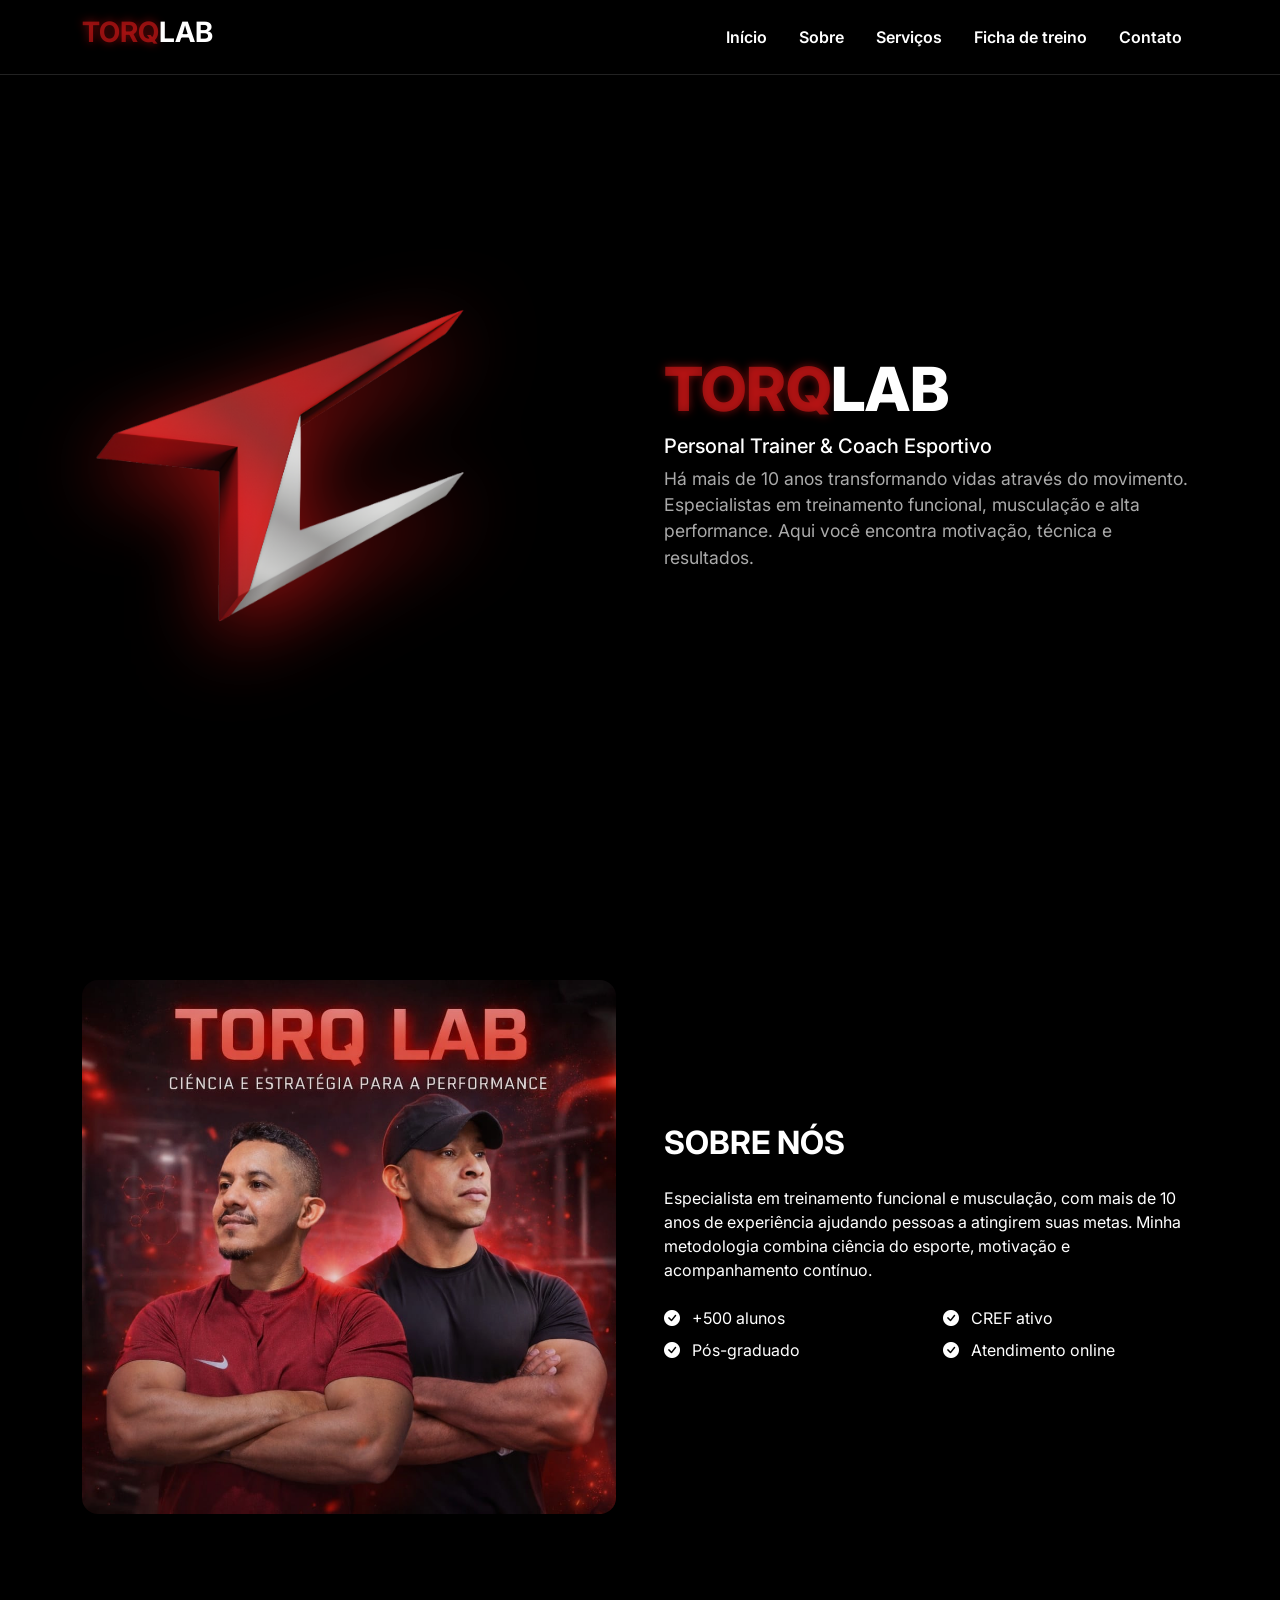
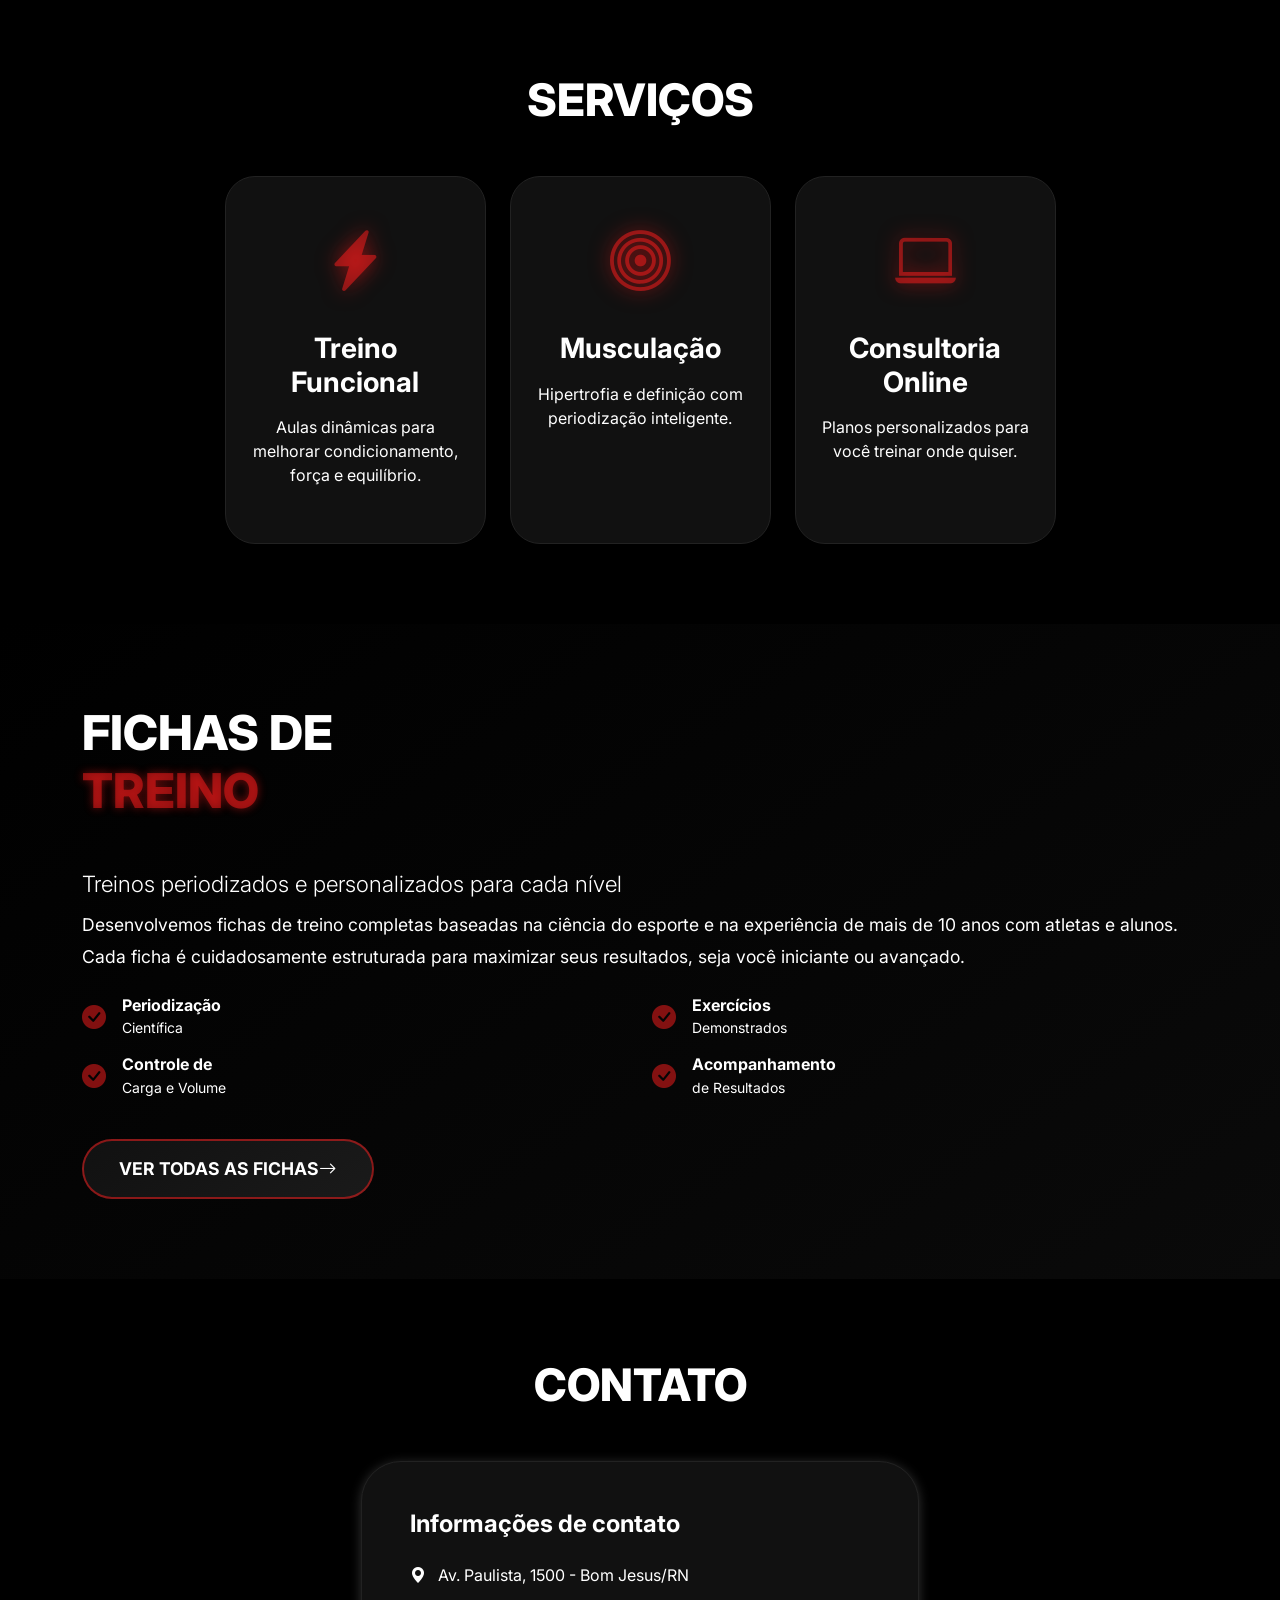
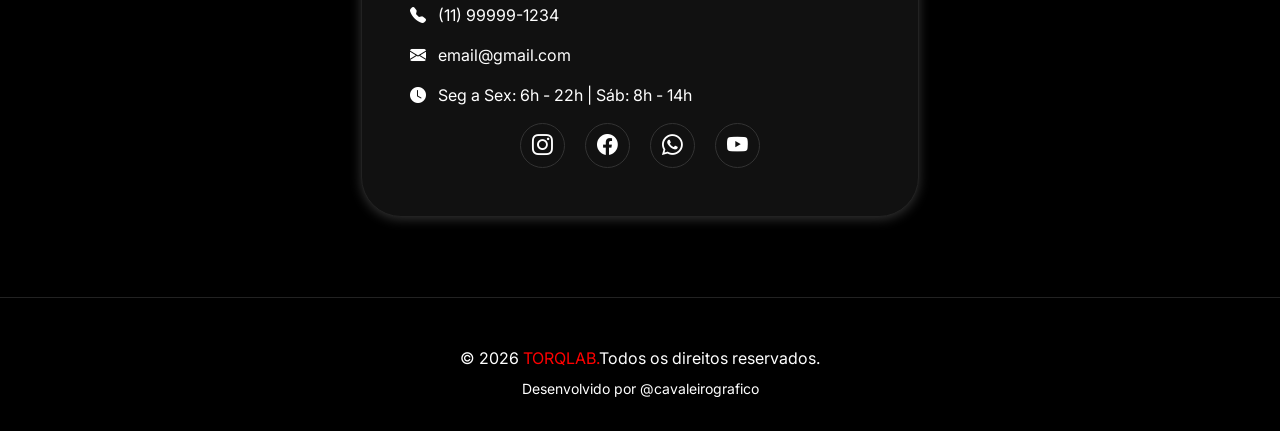
<file: index.html>
<!DOCTYPE html>
<html lang="pt-BR">

<head>
  <meta charset="UTF-8">
  <meta name="viewport" content="width=device-width, initial-scale=1.0">
  <title>TORQ LAB | Ciêcia e estrategia para a peformance</title>

  <link rel="icon" href="imgs/logo.png" type="image/png" />
  <link href="https://cdn.jsdelivr.net/npm/bootstrap@5.3.2/dist/css/bootstrap.min.css" rel="stylesheet" />
  <link rel="stylesheet" href="https://cdn.jsdelivr.net/npm/bootstrap-icons@1.10.0/font/bootstrap-icons.css">
  <link href="https://fonts.googleapis.com/css2?family=Inter:wght@400;600;700;800&display=swap" rel="stylesheet">
  <link rel="stylesheet" href="style.css">
</head>

<body>

  <!-- Navbar -->
  <nav class="navbar navbar-expand-lg fixed-top" data-bs-theme="dark">
    <div class="container">
      <a class="fw-bold text-decoration-none text-white h3" href="index.html"><span
          style="color:  rgba(255, 30, 30, 0.507); text-shadow: 0 0 10px rgba(255, 24, 24, 0.459);">TORQ</span>LAB</a>
      <button class="navbar-toggler" type="button" data-bs-toggle="collapse" data-bs-target="#navbarNav">
        <span class="navbar-toggler-icon"></span>
      </button>
      <div class="collapse navbar-collapse" id="navbarNav">
        <ul class="navbar-nav ms-auto">
          <li class="nav-item"><a class="nav-link" href="#home">Início</a></li>
          <li class="nav-item"><a class="nav-link" href="#sobre">Sobre</a></li>
          <li class="nav-item"><a class="nav-link" href="#servicos">Serviços</a></li>
          <li class="nav-item"><a class="nav-link" href="#fichas">Ficha de treino</a></li>
          <li class="nav-item"><a class="nav-link" href="#contato">Contato</a></li>
        </ul>
      </div>
    </div>
  </nav>

  <!-- Header -->
  <section id="home" class="hero-personal">
    <div class="container">
      <div class="row align-items-center g-5">
        <div class="col-md-6 text-center text-md-start">
          <div class="foto-container">
            <img src="imgs/logo.png" alt="Logo TORQLAB" class="logo">
          </div>
        </div>
        <div class="col-md-6">
          <h1><span
              style="color:  rgba(255, 30, 30, 0.507); text-shadow: 0 0 10px rgba(255, 24, 24, 0.459);">TORQ</span>LAB
          </h1>
          <h5>Personal Trainer & Coach Esportivo</h5>
          <p class="bio">
            Há mais de 10 anos transformando vidas através do movimento.
            Especialistas em treinamento funcional, musculação e alta performance.
            Aqui você encontra motivação, técnica e resultados.
          </p>
        </div>
      </div>
    </div>
  </section>

  <!-- Sobre -->
  <section id="sobre">
    <div class="container">
      <div class="row align-items-center g-5">
        <div class="col-md-6">
          <img src="imgs/personals.jpg" alt="Treino" class="img-fluid rounded-4" style="filter: brightness(0.9);">
        </div>
        <div class="col-md-6">
          <h2 class="fw-bold mb-4">SOBRE NÓS</h2>
          <p class="mb-4">Especialista em treinamento funcional e musculação, com mais de 10 anos de experiência
            ajudando pessoas a atingirem suas metas. Minha metodologia combina ciência do esporte, motivação e
            acompanhamento contínuo.</p>
          <div class="row">
            <div class="col-6 mb-2"><i class="bi bi-check-circle-fill text-vermelho me-2"></i> +500 alunos</div>
            <div class="col-6 mb-2"><i class="bi bi-check-circle-fill text-vermelho me-2"></i> CREF ativo</div>
            <div class="col-6 mb-2"><i class="bi bi-check-circle-fill text-vermelho me-2"></i> Pós-graduado</div>
            <div class="col-6 mb-2"><i class="bi bi-check-circle-fill text-vermelho me-2"></i> Atendimento online</div>
          </div>
        </div>
      </div>
    </div>
  </section>

  <!-- Serviços -->
  <section id="servicos">
    <div class="container">
      <h2 class="section-title">SERVIÇOS</h2>
      <div class="row g-4 justify-content-center">
        <div class="col-md-6 col-lg-3">
          <div class="service-card">
            <div class="service-icon"><i class="bi bi-lightning-charge-fill"></i></div>
            <h3>Treino Funcional</h3>
            <p>Aulas dinâmicas para melhorar condicionamento, força e equilíbrio.</p>
          </div>
        </div>
        <div class="col-md-6 col-lg-3">
          <div class="service-card">
            <div class="service-icon"><i class="bi bi-bullseye"></i></div>
            <h3>Musculação</h3>
            <p>Hipertrofia e definição com periodização inteligente.</p>
          </div>
        </div>

        <div class="col-md-6 col-lg-3">
          <div class="service-card">
            <div class="service-icon"><i class="bi bi-laptop"></i></div>
            <h3>Consultoria Online</h3>
            <p>Planos personalizados para você treinar onde quiser.</p>
          </div>
        </div>
      </div>
    </div>
  </section>


  <!-- Seção Fichas de Treino -->
  <section id="fichas" style="background: linear-gradient(145deg, #000000, #0a0a0a);">
    <div class="container">
      <div class="row align-items-center g-5">
        <div>
          <h2 class="section-title text-start" style="font-size: 3.0rem;">FICHAS DE <br><span
              style="color: rgba(255, 30, 30, 0.507); text-shadow: 0 0 10px rgba(255, 24, 24, 0.459);">TREINO</span>
          </h2>
          <p class="lead mb-2" style="color: #fff; font-size: 1.4rem;">Treinos periodizados e personalizados para cada
            nível</p>
          <p class="text-cinza mb-4" style="font-size: 1.1rem; line-height: 1.8;">
            Desenvolvemos fichas de treino completas baseadas na ciência do esporte e na experiência de mais de 10 anos
            com atletas e alunos. Cada ficha é cuidadosamente estruturada para maximizar seus resultados, seja você
            iniciante ou avançado.
          </p>

          <div class="row mb-4">
            <div class="col-6">
              <div class="d-flex align-items-center mb-3">
                <i class="bi bi-check-circle-fill me-3" style="color: rgba(255, 30, 30, 0.507); font-size: 1.5rem;"></i>
                <div>
                  <h6 class="fw-bold mb-0">Periodização</h6>
                  <small class="text-cinza">Científica</small>
                </div>
              </div>
            </div>
            <div class="col-6">
              <div class="d-flex align-items-center mb-3">
                <i class="bi bi-check-circle-fill me-3" style="color: rgba(255, 30, 30, 0.507); font-size: 1.5rem;"></i>
                <div>
                  <h6 class="fw-bold mb-0">Exercícios</h6>
                  <small class="text-cinza">Demonstrados</small>
                </div>
              </div>
            </div>
            <div class="col-6">
              <div class="d-flex align-items-center mb-3">
                <i class="bi bi-check-circle-fill me-3" style="color: rgba(255, 30, 30, 0.507); font-size: 1.5rem;"></i>
                <div>
                  <h6 class="fw-bold mb-0">Controle de</h6>
                  <small class="text-cinza">Carga e Volume</small>
                </div>
              </div>
            </div>
            <div class="col-6">
              <div class="d-flex align-items-center mb-3">
                <i class="bi bi-check-circle-fill me-3" style="color: rgba(255, 30, 30, 0.507); font-size: 1.5rem;"></i>
                <div>
                  <h6 class="fw-bold mb-0">Acompanhamento</h6>
                  <small class="text-cinza">de Resultados</small>
                </div>
              </div>
            </div>
          </div>

          <a href="fichas.html" class="btn-ficha-intro">
            <span>VER TODAS AS FICHAS</span>
            <i class="bi bi-arrow-right"></i>
          </a>
        </div>
      </div>
    </div>
  </section>

  <!-- Contato -->
  <section id="contato">
    <div class="container">
      <h2 class="section-title">CONTATO</h2>
      <div class="col-lg-6 mx-auto">
        <div class="info-box">
          <h4 class="fw-bold mb-4">Informações de contato</h4>
          <p><i class="bi bi-geo-alt-fill me-2"></i> Av. Paulista, 1500 - Bom Jesus/RN</p>
          <p><i class="bi bi-telephone-fill me-2"></i> (11) 99999-1234</p>
          <p><i class="bi bi-envelope-fill me-2"></i> email@gmail.com</p>
          <p><i class="bi bi-clock-fill me-2"></i> Seg a Sex: 6h - 22h | Sáb: 8h - 14h</p>
          <div class="social-icons mx-auto text-center">
            <a href=""><i class="bi bi-instagram"></i></a>
            <a href=""><i class="bi bi-facebook"></i></a>
            <a href=""><i class="bi bi-whatsapp"></i></a>
            <a href=""><i class="bi bi-youtube"></i></a>
          </div>
        </div>
      </div>
    </div>
    </div>
  </section>

  <!-- Footer -->
  <footer>
    <div class="container text-center">
      <p class="mb-0">© 2026 <span style="color: red;">TORQLAB.</span>Todos os direitos reservados.</p>
      <p class="mt-2 small">Desenvolvido por <a  class="text-decoration-none text-white" href="https://www.instagram.com/cavaleiro.grafico?igsh=MXFna2k3emRtOHdjaw==">@cavaleirografico
    </a></p>
    </div>
  </footer>

  <!-- Seta -->
  <button id="backToTop" title="Voltar ao topo"><i class="bi bi-arrow-up-short"></i></button>

  <script src="https://cdn.jsdelivr.net/npm/bootstrap@5.3.2/dist/js/bootstrap.bundle.min.js"></script>


  <script>
    // Seta
    const backToTop = document.getElementById('backToTop');
    window.addEventListener('scroll', () => {
      backToTop.style.display = window.scrollY > 300 ? 'flex' : 'none';
    });
    backToTop.addEventListener('click', () => {
      window.scrollTo({ top: 0, behavior: 'smooth' });
    });
  </script>
</body>

</html>
</file>
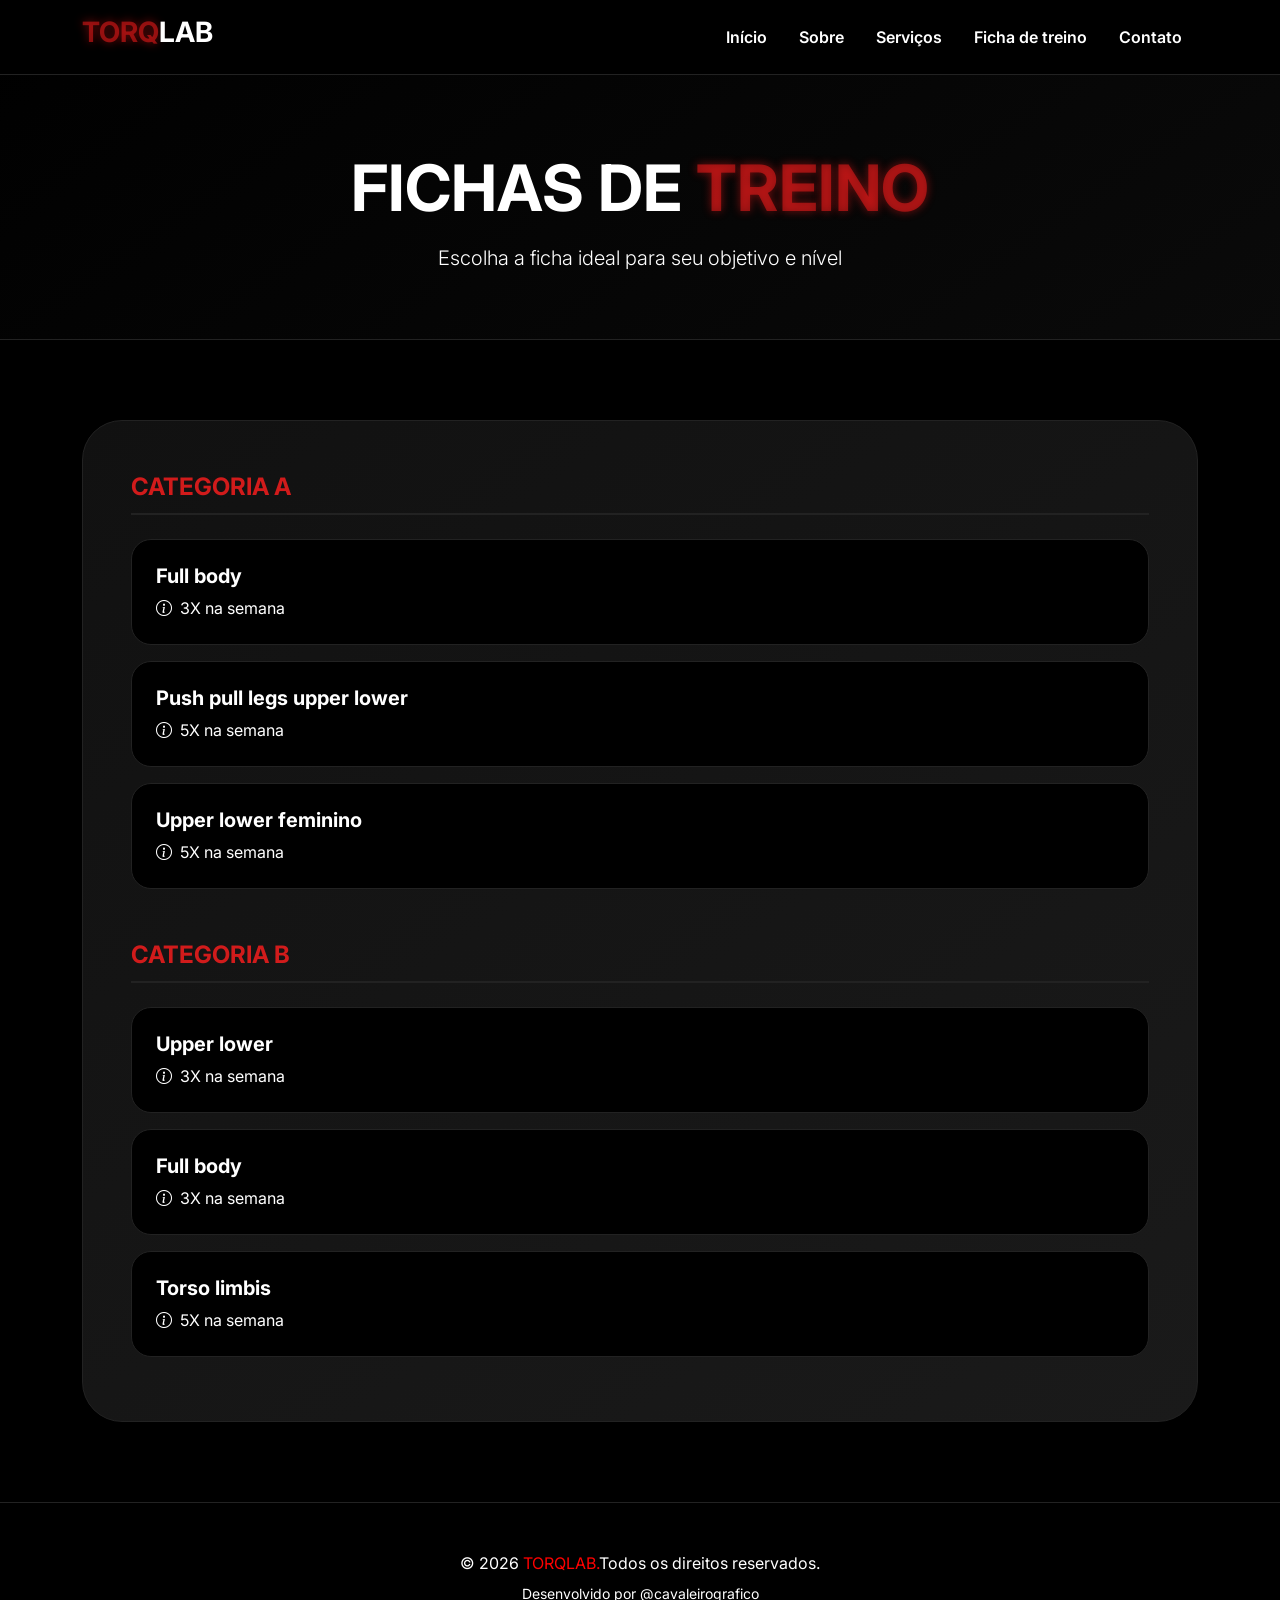
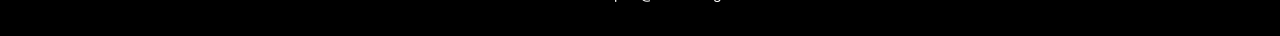
<file: fichas.html>
<!DOCTYPE html>
<html lang="pt-BR">

<head>
    <meta charset="UTF-8">
    <meta name="viewport" content="width=device-width, initial-scale=1.0">
    <title>Fichas de treino - TORQ LAB</title>
    <link rel="icon" href="imgs/logo.png" type="image/png" />
    <link href="https://cdn.jsdelivr.net/npm/bootstrap@5.3.2/dist/css/bootstrap.min.css" rel="stylesheet" />
    <link rel="stylesheet" href="https://cdn.jsdelivr.net/npm/bootstrap-icons@1.10.0/font/bootstrap-icons.css">
    <link href="https://fonts.googleapis.com/css2?family=Inter:wght@400;600;700;800&display=swap" rel="stylesheet">
    <link rel="stylesheet" href="style.css">
</head>


<body>
    <!-- Navbar -->
    <nav class="navbar navbar-expand-lg fixed-top" data-bs-theme="dark">
        <div class="container">
            <a class="fw-bold text-decoration-none text-white h3" href="index.html"><span
                    style="color: rgba(255, 30, 30, 0.507); text-shadow: 0 0 10px rgba(255, 24, 24, 0.459);">TORQ</span>LAB
            </a>
            <button class="navbar-toggler" type="button" data-bs-toggle="collapse" data-bs-target="#navbarNav">
                <span class="navbar-toggler-icon"></span>
            </button>
            <div class="collapse navbar-collapse" id="navbarNav">
                <ul class="navbar-nav ms-auto">
                    <li class="nav-item"><a class="nav-link" href="index.html#home">Início</a></li>
                    <li class="nav-item"><a class="nav-link" href="index.html#sobre">Sobre</a></li>
                    <li class="nav-item"><a class="nav-link" href="index.html#servicos">Serviços</a></li>
                    <li class="nav-item"><a class="nav-link active" href="fichas.html">Ficha de treino</a></li>
                    <li class="nav-item"><a class="nav-link" href="index.html#contato">Contato</a></li>
                </ul>
            </div>
        </div>
    </nav>

    <!-- Header da página -->
    <div class="page-header">
        <div class="container">
            <h1 class="display-3 fw-bold mb-3">FICHAS DE <span
                    style="color: rgba(255, 30, 30, 0.507); text-shadow: 0 0 10px rgba(255, 24, 24, 0.459);">TREINO</span>
            </h1>
            <p class="lead text-cinza">Escolha a ficha ideal para seu objetivo e nível</p>
        </div>
    </div>

    <!-- Fichas -->
    <section>
        <div class="container">
            <div class="ficha-container">

                <div class="dia-treino">CATEGORIA A</div>
                <div class="exercicio-card">
                    <div class="row align-items-center">
                        <div class="col-md-6">
                            <h5 class="fw-bold">Full body</h5>
                            <p class="text-cinza mb-0"><i class="bi bi-info-circle me-2"></i>3X na semana
                            </p>
                        </div>
                    </div>
                </div>

                <div class="exercicio-card">
                    <div class="row align-items-center">
                        <div class="col-md-6">
                            <h5 class="fw-bold">Push pull legs upper lower</h5>
                            <p class="text-cinza mb-0"><i class="bi bi-info-circle me-2"></i>5X na semana
                            </p>
                        </div>
                    </div>
                </div>

                <div class="exercicio-card">
                    <div class="row align-items-center">
                        <div class="col-md-6">
                            <h5 class="fw-bold">Upper lower feminino</h5>
                            <p class="text-cinza mb-0"><i class="bi bi-info-circle me-2"></i>5X na semana
                            </p>
                        </div>
                    </div>
                </div>

                <div class="dia-treino mt-5">CATEGORIA B</div>
                <div class="exercicio-card">
                    <div class="row align-items-center">
                        <div class="col-md-6">
                            <h5 class="fw-bold">Upper lower</h5>
                            <p class="text-cinza mb-0"><i class="bi bi-info-circle me-2"></i>3X na semana
                            </p>
                        </div>
                    </div>
                </div>

                <div class="exercicio-card">
                    <div class="row align-items-center">
                        <div class="col-md-6">
                            <h5 class="fw-bold">Full body</h5>
                            <p class="text-cinza mb-0"><i class="bi bi-info-circle me-2"></i>3X na semana
                            </p>
                        </div>
                    </div>
                </div>

                <div class="exercicio-card">
                    <div class="row align-items-center">
                        <div class="col-md-6">
                            <h5 class="fw-bold">Torso limbis</h5>
                            <p class="text-cinza mb-0"><i class="bi bi-info-circle me-2"></i>5X na semana
                            </p>
                        </div>
                    </div>
                </div>
            </div>
        </div>
    </section>

    <!-- Footer -->
    <footer>
        <div class="container text-center">
            <p class="mb-0">© 2026 <span style="color: red;">TORQLAB.</span>Todos os direitos reservados.</p>
            <p class="mt-2 small">Desenvolvido por @cavaleirografico</p>
        </div>
    </footer>

    <!-- Seta -->
    <button id="backToTop" title="Voltar ao topo"><i class="bi bi-arrow-up-short"></i></button>

    <script src="https://cdn.jsdelivr.net/npm/bootstrap@5.3.2/dist/js/bootstrap.bundle.min.js"></script>


    <script>
        // Seta
        const backToTop = document.getElementById('backToTop');
        window.addEventListener('scroll', () => {
            backToTop.style.display = window.scrollY > 300 ? 'flex' : 'none';
        });
        backToTop.addEventListener('click', () => {
            window.scrollTo({ top: 0, behavior: 'smooth' });
        });
    </script>
</body>

</html>
</file>
<file: style.css>
:root {
    --preto: #000000;
    --preto-fundo: #0a0a0a;
    --cinza-claro: #e0e0e0;
    --cinza-medio: #a0a0a0;
    --branco: #ffffff;
}

* {
    font-family: 'Inter', sans-serif;
}

::-webkit-scrollbar {
    display: none;
}

body {
    background-color: var(--preto);
    color: var(--branco);
}

.navbar {
    background-color: var(--preto);
    padding: 1rem 0;
    border-bottom: 1px solid #222;
}

.nav-link {
    color: var(--branco) !important;
    font-weight: 600;
    margin: 0 0.5rem;
    position: relative;
}

.nav-link {
    transition: all 0.3s ease !important;
}

.nav-link:not(.active):hover {
    color: rgba(255, 29, 29, 0.904) !important;
    opacity: 1 !important;
}

.navbar-toggler {
    background-color: transparent;
}

.hero-personal {
    background: var(--preto);
    min-height: 100vh;
    display: flex;
    align-items: center;
    padding: 120px 0 80px;
}

.foto-container {
    display: inline-block;
    padding: 6px;
    filter: drop-shadow(0 20px 40px rgba(255, 24, 24, 0.589));
}

.logo {
    width: 100%;
    max-width: 380px;
    height: auto;
    display: block;
    transition: transform 0.3s ease;
}

.logo:hover {
    transform: scale(1.02);
}

.hero-personal h1 {
    font-size: 3.8rem;
    font-weight: 800;
    line-height: 1.2;
}

.hero-personal .lead {
    font-size: 1.6rem;
    color: var(--cinza-claro);
    padding-left: 1rem;
}

.hero-personal .bio {
    color: #aaa;
    font-size: 1.1rem;
}

section {
    padding: 80px 0;
    background-color: var(--preto);
}

.section-title {
    font-size: 2.8rem;
    font-weight: 800;
    margin-bottom: 3rem;
    text-align: center;
    position: relative;
}

.service-card {
    background-color: #111;
    border: 1px solid #222;
    border-radius: 30px;
    padding: 2.5rem 1.5rem;
    transition: transform 0.3s, box-shadow 0.3s, border-color 0.3s;
    height: 100%;
    text-align: center;
}

.service-card:hover {
    transform: translateY(-10px);
    box-shadow: 0 20px 30px rgba(225, 27, 27, 0.2);
    border-color: var(--vermelho);
}

.service-icon {
    font-size: 3.8rem;
    margin-bottom: 1.5rem;
    color: rgba(255, 30, 30, 0.507);
    text-shadow: 0 0 20px rgba(255, 24, 24, 0.5);
}

.service-card h3 {
    font-weight: 700;
    margin-bottom: 1rem;
}

.info-box {
    background-color: #111;
    border: 1px solid #222;
    border-radius: 40px;
    padding: 3rem;
    height: 100%;
    box-shadow: 0 2px 12px rgba(252, 252, 252, 0.205);
}

footer {
    background-color: var(--preto);
    border-top: 1px solid #222;
    padding: 3rem 0 1rem;
}

.social-icons a {
    display: inline-flex;
    align-items: center;
    justify-content: center;
    width: 45px;
    height: 45px;
    background-color: #111;
    color: var(--branco);
    border-radius: 50%;
    margin: 0 0.5rem;
    font-size: 1.3rem;
    transition: all 0.3s;
    border: 1px solid #333;
}

.social-icons a:hover {
    background-color: rgba(225, 27, 27, 0.4);
    border-color: rgba(225, 27, 27, 0.4);
    transform: scale(1.1);
}

#backToTop {
    position: fixed;
    bottom: 30px;
    right: 30px;
    width: 50px;
    height: 50px;
    border-radius: 50%;
    background-color: var(--vermelho);
    color: var(--branco);
    border: none;
    font-size: 1.5rem;
    display: none;
    align-items: center;
    justify-content: center;
    cursor: pointer;
    z-index: 999;
    transition: opacity 0.3s, transform 0.3s;
    box-shadow: 0 4px 12px rgba(225, 27, 27, 0.4);
}

#backToTop:hover {
    transform: scale(1.1);
}

.btn-ficha-intro {
    display: inline-flex;
    align-items: center;
    justify-content: space-between;
    background: linear-gradient(145deg, #111, #1a1a1a);
    border: 2px solid rgba(255, 30, 30, 0.507);
    color: white;
    padding: 15px 35px;
    border-radius: 60px;
    font-weight: 700;
    font-size: 1.1rem;
    text-decoration: none;
    transition: all 0.3s ease;
    width: auto;
    min-width: 250px;
    position: relative;
    z-index: 2;
}

.btn-ficha-intro:hover {
    background: rgba(255, 30, 30, 0.507);
    border-color: rgba(255, 30, 30, 0.507);
    transform: translateY(-3px);
    box-shadow: 0 10px 20px rgba(255, 24, 24, 0.3);
    color: white;
}

.ficha-container {
    background: linear-gradient(145deg, #111, #1a1a1a);
    border-radius: 40px;
    padding: 3rem;
    border: 1px solid #222;
}

.exercicio-card {
    background: #000;
    border-radius: 20px;
    padding: 1.5rem;
    margin-bottom: 1rem;
    border: 1px solid #222;
    transition: all 0.3s ease;
}

.exercicio-card:hover {
    border-color: rgba(255, 30, 30, 0.507);
    transform: translateX(10px);
}

.dia-treino {
    color: rgba(255, 30, 30, 0.807);
    font-weight: 700;
    font-size: 1.5rem;
    margin-bottom: 1.5rem;
    border-bottom: 2px solid #222;
    padding-bottom: 0.5rem;
}

.page-header {
    background: linear-gradient(145deg, #000, #0a0a0a);
    padding: 150px 0 50px;
    text-align: center;
    border-bottom: 1px solid #222;
}



@media (max-width: 768px) {
    .hero-personal {
        padding: 100px 0 60px;
        text-align: center;
    }

    .hero-personal .lead {
        border-left: none;
        padding-left: 0;
        border-bottom: 2px solid var(--vermelho);
        padding-bottom: 0.5rem;
        display: inline-block;
    }

    .logo {
        max-width: 280px;
        margin: 0 auto;
    }

    .hero-personal h1 {
        font-size: 2.8rem;
    }
}
</file>
